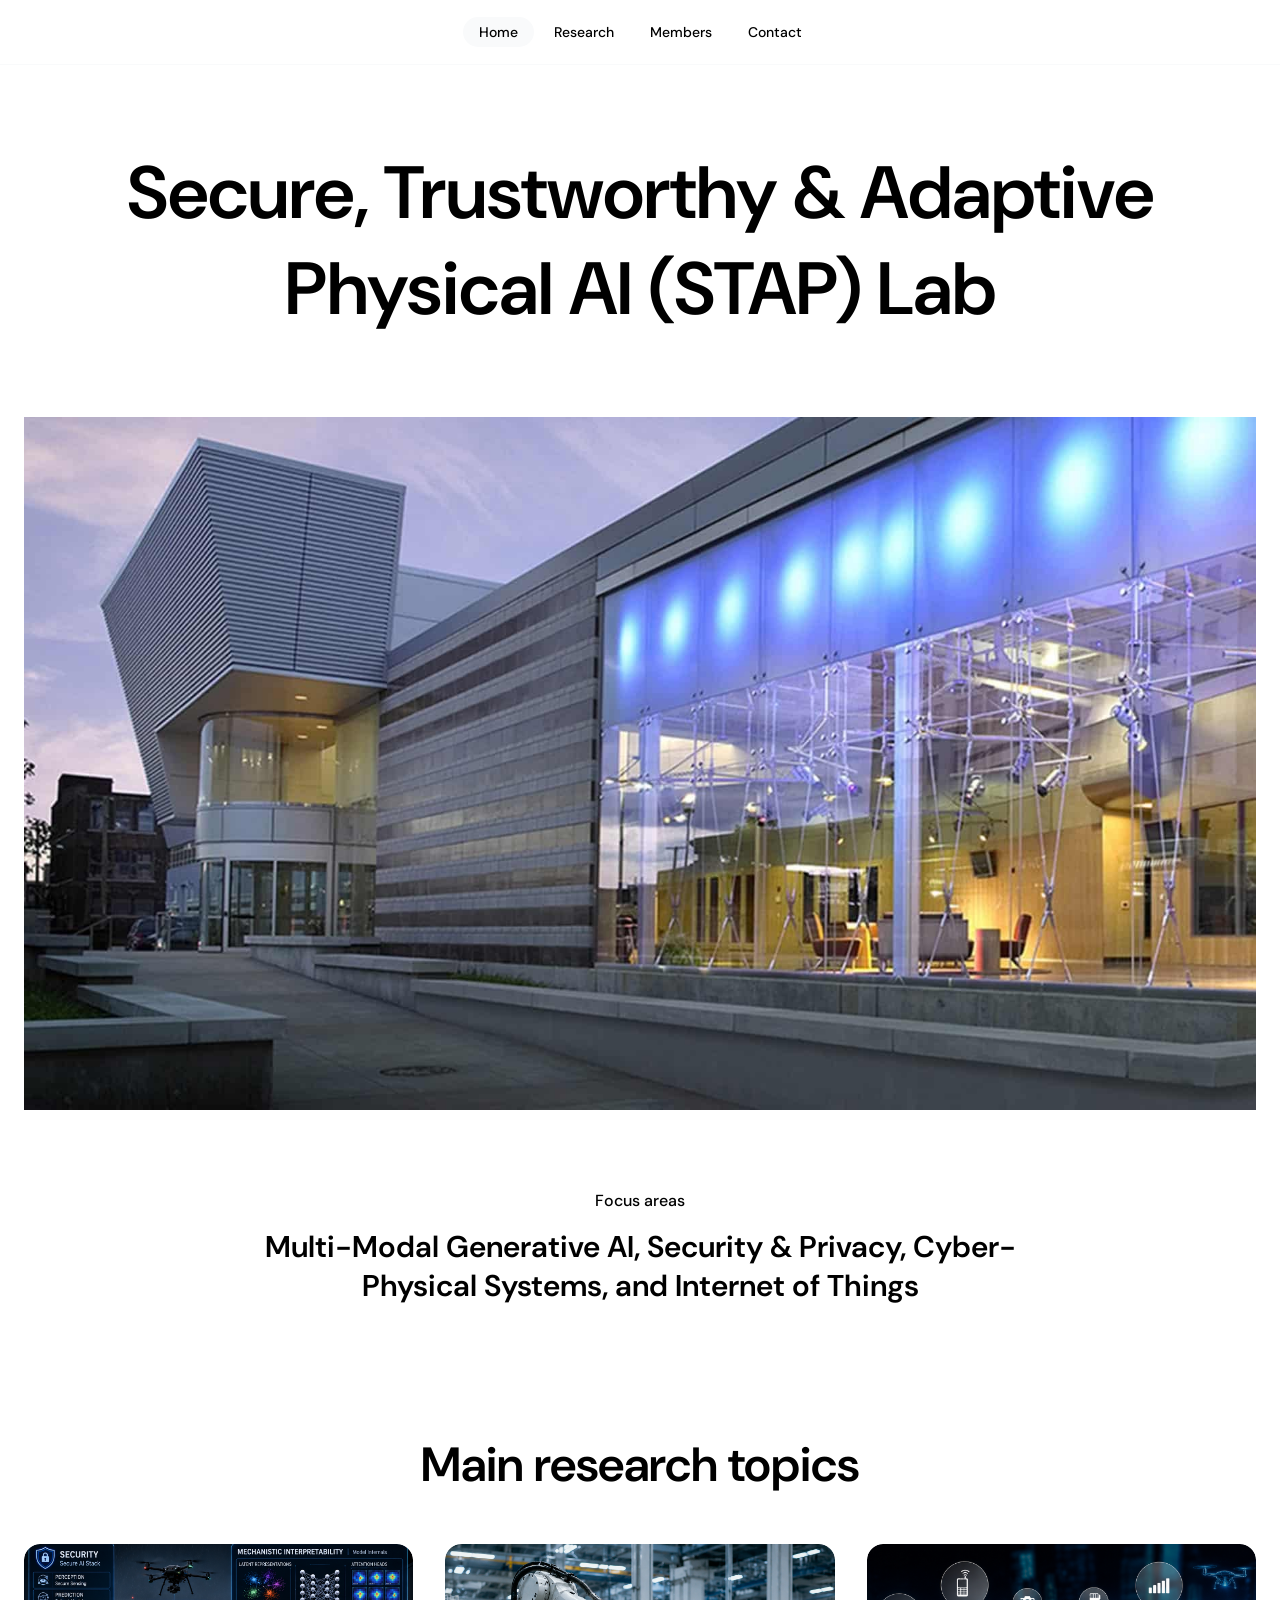
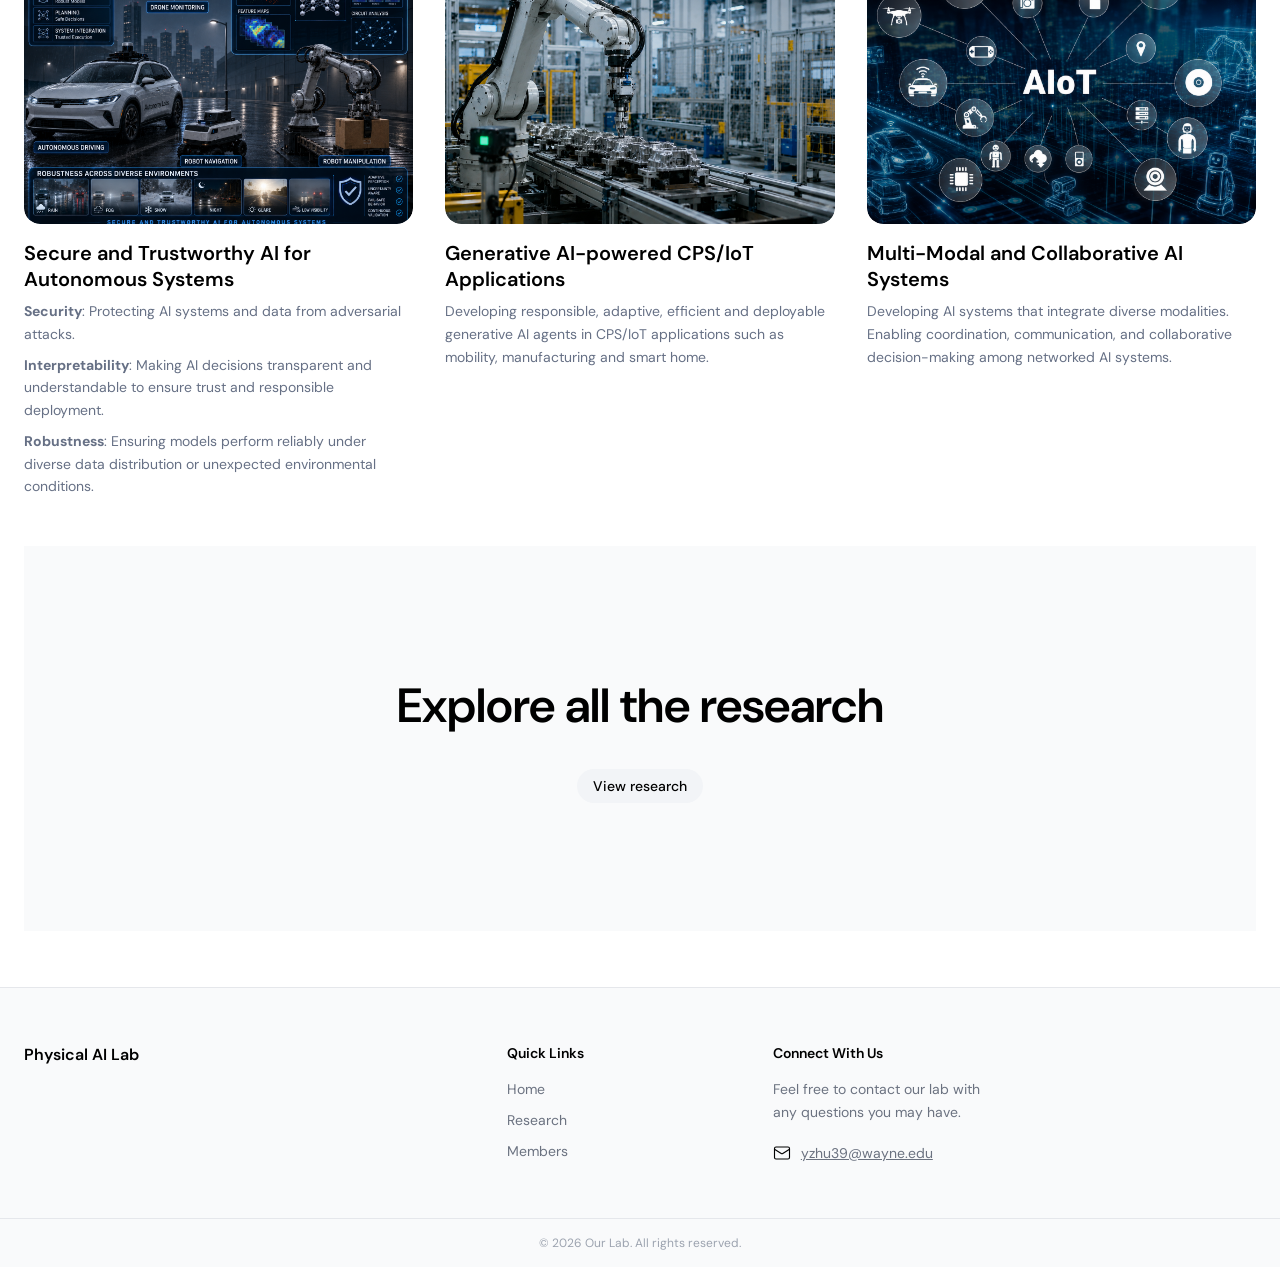
<file: index.html>
<!DOCTYPE html>
<html lang="en">
<head>
  <meta charset="UTF-8" />
  <meta name="viewport" content="width=device-width, initial-scale=1.0" />
  <title>Home | STAP Lab</title>
  <link rel="preconnect" href="https://fonts.googleapis.com" />
  <link rel="preconnect" href="https://fonts.gstatic.com" crossorigin />
  <link href="https://fonts.googleapis.com/css2?family=DM+Sans:ital,opsz,wght@0,9..40,300;0,9..40,400;0,9..40,500;0,9..40,600;0,9..40,700;1,9..40,400&display=swap" rel="stylesheet" />
  <link rel="stylesheet" href="css/styles.css" />
</head>
<body>

<!-- Loader -->
<div id="loader">
  <div class="loader-dots">
    <span class="loader-dot"></span>
    <span class="loader-dot"></span>
    <span class="loader-dot"></span>
  </div>
</div>

<!-- Header -->
<header>
  <div class="header-inner">
    <a href="index.html" class="header-logo"></a>
    <nav class="desktop-nav">
      <a href="index.html"   class="nav-link" data-page="index.html">Home</a>
      <!--<a href="about.html"   class="nav-link" data-page="about.html">About</a>-->
      <a href="research.html" class="nav-link" data-page="research.html">Research</a>
      <a href="members.html"  class="nav-link" data-page="members.html">Members</a>
      <button class="nav-link contact-link">Contact</button>

    </nav>
    <div></div>
    <button id="hamburger" class="hamburger" aria-label="Toggle menu" aria-expanded="false">
      <span class="hamburger-line"></span>
      <span class="hamburger-line"></span>
      <span class="hamburger-line"></span>
    </button>
  </div>
  <nav id="mobile-nav" class="mobile-nav">
    <a href="index.html"   class="mobile-nav-link" data-page="index.html">Home</a>
    <!--<a href="about.html"   class="mobile-nav-link" data-page="about.html">About</a>-->
    <a href="research.html" class="mobile-nav-link" data-page="research.html">Research</a>
    <a href="members.html"  class="mobile-nav-link" data-page="members.html">Members</a>
    <button class="mobile-nav-link contact-link">Contact</button>
    
  </nav>
</header>

<!-- Main -->
<main>
  <div class="container">

    <!-- Banner -->
    <div class="page-banner" style="margin-bottom:0;">
      <h1 class="page-banner-title">Secure, Trustworthy & Adaptive Physical AI (STAP) Lab</h1>
      <!--<p class="page-banner-subtitle">
        the intersection of <strong>Physical AI</strong>, 
        <strong>Generative AI Agents</strong>, <strong>Security</strong>, 
        <strong>Cyber-Physical Systems (CPS)</strong>, and the 
        <strong>Internet of Things (IoT)</strong>-->
      </p>
      <img src="assets/images/techtown.jpg" alt="Home banner" class="page-banner-img" />
    </div>

    <!-- Focus areas -->
    <div class="focus-areas">
      <p class="focus-areas-label">Focus areas</p>
      <h2 class="focus-areas-heading">
        Multi-Modal Generative AI, Security & Privacy, 
        Cyber-Physical Systems, and 
        Internet of Things
      </h2>
    </div>

    <!-- AI/ML Research Focus -->
    <div class="research-grid-section">
      <div class="research-grid-header">
        <h2 class="research-grid-title">Main research topics</h2>
        <!-- <p class="research-grid-desc">
          Key research domains explored in our lab
        </p>-->
      </div>
      <div class="research-grid-cards">
        <div class="grid-card">
          <div class="grid-card-img-wrap">
            <img src="assets/images/trustworthy-ai.png" alt="Secure AI" class="grid-card-img" />
          </div>
          <div class="grid-card-content">
            <h3 class="grid-card-title">Secure and Trustworthy AI for Autonomous Systems</h3>
            <p class="grid-card-desc"><strong>Security</strong>: Protecting AI systems and data from adversarial attacks.</p> 
            <p class="grid-card-desc"><strong>Interpretability</strong>: Making AI decisions transparent and understandable to ensure trust and responsible deployment.</p>
            <p class="grid-card-desc"><strong>Robustness</strong>: Ensuring models perform reliably under diverse data distribution or unexpected environmental conditions.</p>
          </div>
        </div>
        <div class="grid-card">
          <div class="grid-card-img-wrap">
            <img src="assets/images/application.png" alt="Applications" class="grid-card-img" />
          </div>
          <div class="grid-card-content">
            <h3 class="grid-card-title">Generative AI-powered CPS/IoT Applications</h3>
            <p class="grid-card-desc">Developing responsible, adaptive, efficient and deployable generative AI agents in CPS/IoT applications such as mobility, manufacturing and smart home.</p>
          </div>
        </div>
        <div class="grid-card">
          <div class="grid-card-img-wrap">
            <img src="assets/images/connected-ai.png" alt="Multi-modal" class="grid-card-img" />
          </div>
          <div class="grid-card-content">
            <h3 class="grid-card-title">Multi-Modal and Collaborative AI Systems</h3>
            <p class="grid-card-desc">Developing AI systems that integrate diverse modalities. Enabling coordination, communication, and collaborative decision-making among networked AI systems.</p>
          </div>
        </div>
        <!-- <div class="grid-card">
          <div class="grid-card-img-wrap">
            <img src="assets/images/aiml-4.png" alt="Domain Generalization" class="grid-card-img" />
          </div>
          <div class="grid-card-content">
            <h3 class="grid-card-title">Multi-Modal Perception</h3>
            <p class="grid-card-desc">Enabling models to generalize effectively across unseen environments and diverse data distributions.</p>
          </div>
        </div>
        <div class="grid-card">
          <div class="grid-card-img-wrap">
            <img src="assets/images/aiml-5.png" alt="Domain Adaptation" class="grid-card-img" />
          </div>
          <div class="grid-card-content">
            <h3 class="grid-card-title">Connected and distributed intelligence</h3>
            <p class="grid-card-desc">Adapting models from one domain to another to improve performance in changing conditions.</p>
          </div>
        </div>
        <div class="grid-card">
          <div class="grid-card-img-wrap">
            <img src="assets/images/aiml-6.png" alt="Reinforcement Learning" class="grid-card-img" />
          </div>
          <div class="grid-card-content">
            <h3 class="grid-card-title">Reinforcement Learning</h3>
            <p class="grid-card-desc">Training agents through reward-based mechanisms to make optimal sequential decisions.</p>
          </div>
        </div>-->
      </div>
    </div>

    <!-- Applications -->
    <!-- <div class="research-grid-section">
      <div class="research-grid-header">
        <h2 class="research-grid-title">Applications</h2>
        <p class="research-grid-desc">
          Below are some of the different domains or applications in which we work on and apply our efforts to.
        </p>
      </div>
      <div class="research-grid-cards">
        <div class="grid-card">
          <div class="grid-card-img-wrap">
            <img src="assets/images/application-1.png" alt="Autonomous Driving" class="grid-card-img" />
          </div>
          <div class="grid-card-content">
            <h3 class="grid-card-title">Autonomous Driving</h3>
            <p class="grid-card-desc">Autonomous driving uses AI, sensors, and data processing to enable safe self-driving vehicles.</p>
          </div>
        </div>
        <div class="grid-card">
          <div class="grid-card-img-wrap">
            <img src="assets/images/application-3.png" alt="Intelligent Manufacturing" class="grid-card-img" />
          </div>
          <div class="grid-card-content">
            <h3 class="grid-card-title">Intelligent Manufacturing</h3>
            <p class="grid-card-desc">Intelligent manufacturing uses AI, automation, and data analytics to optimize processes, productivity, and innovation.</p>
          </div>
        </div>
        <div class="grid-card">
          <div class="grid-card-img-wrap">
            <img src="assets/images/application-2.png" alt="Smart Cities" class="grid-card-img" />
          </div>
          <div class="grid-card-content">
            <h3 class="grid-card-title">Robotics</h3>
            <p class="grid-card-desc">Smart cities integrate technology, data, and infrastructure to improve efficiency, sustainability, and residents' lives.</p>
          </div>
        </div>
      </div>
    </div>-->

    <!-- Courses Taught -->
    <!--<div class="research-grid-section">
      <div class="research-grid-header">
        <h2 class="research-grid-title">Courses Taught</h2>
        <p class="research-grid-desc">
          Take a class or course with me, below are some of the courses I teach in the fall and winter.
        </p>
      </div>
      <div class="research-grid-cards">
        <div class="grid-card">
          <div class="grid-card-img-wrap">
            <img src="assets/images/course-1.png" alt="Computer Systems Security" class="grid-card-img" />
          </div>
          <div class="grid-card-content">
            <h3 class="grid-card-title">Computer Systems Security</h3>
            <p class="grid-card-desc">Computer systems security protects networks, hardware, and software from cyberattacks, threats, and unauthorized access.</p>
          </div>
        </div>
        <div class="grid-card">
          <div class="grid-card-img-wrap">
            <img src="assets/images/course-2.png" alt="Secure Machine Learning" class="grid-card-img" />
          </div>
          <div class="grid-card-content">
            <h3 class="grid-card-title">Secure Machine Learning</h3>
            <p class="grid-card-desc">Secure machine learning defends algorithms and data against adversarial attacks, ensuring trustworthy systems.</p>
          </div>
        </div>
        <div class="grid-card">
          <div class="grid-card-img-wrap">
            <img src="assets/images/course-3.png" alt="Introduction to ML" class="grid-card-img" />
          </div>
          <div class="grid-card-content">
            <h3 class="grid-card-title">Introduction To Machine Learning &amp; Applications</h3>
            <p class="grid-card-desc">Machine learning enables data-driven systems to learn patterns, powering healthcare, finance, and automation.</p>
          </div>
        </div>
      </div>
    </div>-->

    <!-- Explore CTA -->
    <div style="margin: 3rem 0;">
      <div class="explore-section">
        <h2 class="explore-title">Explore all the research</h2>
        <a href="research.html" class="explore-btn">View research</a>
      </div>
    </div>

  </div>
</main>

<!-- Footer -->
<footer id="contact">
  <div class="footer-inner">
    <div class="footer-grid">
      <div>
        <p class="footer-brand-name">Physical AI Lab</p>
        <!--<p class="footer-brand-desc">Our lab is dedicated to advancing global research, driving meaningful breakthroughs across diverse fields of innovation.</p>-->
      </div>
      <div>
        <p class="footer-col-title">Quick Links</p>
        <ul class="footer-links">
          <li><a href="index.html">Home</a></li>
          <!--<li><a href="about.html">About</a></li>-->
          <li><a href="research.html">Research</a></li>
          <li><a href="members.html">Members</a></li>
        </ul>
      </div>
      <!--<div>
        <p class="footer-col-title">Collaboration Requests</p>
        <div class="footer-mail-row">
          <svg width="18" height="18" viewBox="0 0 24 24" fill="none" stroke="currentColor" stroke-width="1.5" stroke-linecap="round" stroke-linejoin="round"><rect width="20" height="16" x="2" y="4" rx="2"/><path d="m22 7-8.97 5.7a1.94 1.94 0 0 1-2.06 0L2 7"/></svg>
          <a href="mailto:yzhu39@wayne.edu">yzhu39@wayne.edu</a>
        </div>
      </div>-->
      <div>
        <p class="footer-col-title">Connect With Us</p>
        <p class="footer-connect-desc">Feel free to contact our lab with any questions you may have.</p>
        <div class="footer-mail-row">
          <svg width="18" height="18" viewBox="0 0 24 24" fill="none" stroke="currentColor" stroke-width="1.5" stroke-linecap="round" stroke-linejoin="round"><rect width="20" height="16" x="2" y="4" rx="2"/><path d="m22 7-8.97 5.7a1.94 1.94 0 0 1-2.06 0L2 7"/></svg>
          <a href="mailto:yzhu39@wayne.edu">yzhu39@wayne.edu</a>
        </div>
      </div>
    </div>
  </div>
  <div class="footer-bottom">
    <div class="footer-bottom-inner">
      <p class="footer-copyright">&copy; <span id="footer-year"></span> Our Lab. All rights reserved.</p>
    </div>
  </div>
</footer>

<script src="js/main.js"></script>
</body>
</html>
</file>
<file: css/styles.css>
/* Design tokens */
:root {
  --color-primary: #000000;
  --color-secondary: #F9FAFB;
  --color-gray50: #667085;
  --color-gray100: #F2F4F7;
  --color-gray300: #D0D5DD;
  --font-sans: 'DM Sans', sans-serif;
}

/* Reset */
*, *::before, *::after { box-sizing: border-box; margin: 0; padding: 0; }
body {
  font-family: var(--font-sans);
  -webkit-font-smoothing: antialiased;
  -moz-osx-font-smoothing: grayscale;
  color: var(--color-primary);
  background: #fff;
}
img { max-width: 100%; display: block; }
a { color: inherit; }
button { font-family: var(--font-sans); }

/* Loader */
#loader {
  position: fixed;
  inset: 0;
  z-index: 100;
  display: flex;
  align-items: center;
  justify-content: center;
  background: #fff;
}
.loader-dots { display: flex; gap: 0.5rem; }
.loader-dot {
  width: 12px;
  height: 12px;
  border-radius: 50%;
  background: #000;
  animation: dot-bounce 0.6s infinite alternate ease-in-out;
}
.loader-dot:nth-child(2) { animation-delay: 0.15s; }
.loader-dot:nth-child(3) { animation-delay: 0.3s; }
@keyframes dot-bounce {
  from { transform: translateY(0); }
  to   { transform: translateY(-10px); }
}

/* Layout container */
.container {
  width: 100%;
  max-width: 1280px;
  margin: 0 auto;
  padding: 0 1rem;
}
@media (min-width: 640px) { .container { padding: 0 1.5rem; } }

/* ─── Header ─── */
header {
  background: #fff;
  position: sticky;
  top: 0;
  z-index: 40;
  border-bottom: 1px solid #f9fafb;
}
.header-inner {
  max-width: 80rem;
  margin: 0 auto;
  height: 4rem;
  display: flex;
  align-items: center;
  justify-content: space-between;
  padding: 0 1.5rem;
}
.header-logo {
  font-size: 1rem;
  font-weight: 600;
  color: #111827;
  text-decoration: none;
}

/* Desktop nav */
.desktop-nav {
  display: none;
  align-items: center;
  gap: 0.25rem;
}
@media (min-width: 768px) { .desktop-nav { display: flex; } }

.nav-link {
  border-radius: 9999px;
  padding: 0.375rem 1rem;
  font-size: 0.875rem;
  font-weight: 500;
  color: #000;
  text-decoration: none;
  transition: background-color 0.2s;
  background: none;
  border: none;
  cursor: pointer;
}
.nav-link:hover { background-color: var(--color-secondary); }
.nav-link.active { background-color: var(--color-secondary); }

/* Hamburger */
.hamburger {
  display: flex;
  flex-direction: column;
  gap: 6px;
  padding: 0.5rem;
  background: none;
  border: none;
  cursor: pointer;
}
@media (min-width: 768px) { .hamburger { display: none; } }
.hamburger-line {
  display: block;
  width: 24px;
  height: 2px;
  background: #374151;
  transition: transform 0.3s, opacity 0.3s;
}
.hamburger.open .hamburger-line:nth-child(1) { transform: translateY(8px) rotate(45deg); }
.hamburger.open .hamburger-line:nth-child(2) { opacity: 0; }
.hamburger.open .hamburger-line:nth-child(3) { transform: translateY(-8px) rotate(-45deg); }

/* Mobile menu */
.mobile-nav {
  display: none;
  border-top: 1px solid #f3f4f6;
  background: #fff;
  padding: 0.75rem 1.5rem;
}
.mobile-nav.open { display: block; }
@media (min-width: 768px) { .mobile-nav { display: none !important; } }
.mobile-nav-link {
  display: block;
  width: 100%;
  border-radius: 0.5rem;
  padding: 0.625rem 1rem;
  text-align: left;
  font-size: 0.875rem;
  font-weight: 500;
  color: #000;
  text-decoration: none;
  transition: background-color 0.2s;
  background: none;
  border: none;
  cursor: pointer;
}
.mobile-nav-link:hover { background-color: var(--color-secondary); }
.mobile-nav-link.active { background-color: var(--color-secondary); }

/* ─── Footer ─── */
footer {
  background-color: var(--color-secondary);
  border-top: 1px solid #e5e7eb;
}
.footer-inner {
  max-width: 80rem;
  margin: 0 auto;
  padding: 3.5rem 1.5rem;
}
.footer-grid {
  display: grid;
  grid-template-columns: 1fr;
  gap: 3rem;
}
@media (min-width: 640px) { .footer-grid { grid-template-columns: 1fr 1fr; } }
@media (min-width: 1024px) { .footer-grid { grid-template-columns: 2fr 1fr 1fr 1fr; } }
.footer-brand-name { font-weight: 600; font-size: 1rem; color: #000; margin-bottom: 0.75rem; }
.footer-brand-desc { font-size: 0.875rem; color: #6b7280; line-height: 1.625; max-width: 20rem; }
.footer-col-title { font-weight: 600; font-size: 0.875rem; color: #000; margin-bottom: 1rem; }
.footer-links { list-style: none; }
.footer-links li + li { margin-top: 0.625rem; }
.footer-links a { font-size: 0.875rem; color: #6b7280; text-decoration: none; transition: color 0.2s; }
.footer-links a:hover { color: #000; }
.footer-mail-row { display: flex; align-items: center; gap: 0.625rem; }
.footer-mail-row a { font-size: 0.875rem; color: #6b7280; text-decoration: underline; transition: color 0.2s; }
.footer-mail-row a:hover { color: #000; }
.footer-connect-desc { font-size: 0.875rem; color: #6b7280; line-height: 1.625; margin-bottom: 1.25rem; }
.footer-bottom { border-top: 1px solid #e5e7eb; }
.footer-bottom-inner { max-width: 80rem; margin: 0 auto; padding: 1rem 1.5rem; }
.footer-copyright { font-size: 0.75rem; color: #9ca3af; text-align: center; }

/* ─── Page banner ─── */
.page-banner { margin-top: 3rem; }
@media (min-width: 640px) { .page-banner { margin-top: 5rem; } }
.page-banner-title {
  font-size: 2.25rem;
  font-weight: 600;
  color: #000;
  text-align: center;
}
@media (min-width: 640px) { .page-banner-title { font-size: 3rem; } }
@media (min-width: 768px) { .page-banner-title { font-size: 3.75rem; } }
@media (min-width: 1024px) { .page-banner-title { font-size: 4.625rem; } }
.page-banner-subtitle {
  font-size: 1rem;
  font-weight: 500;
  color: var(--color-gray50);
  text-align: center;
  margin-top: 1rem;
  max-width: 42rem;
  margin-left: auto;
  margin-right: auto;
}
.page-banner-img {
  width: 100%;
  height: auto;
  margin-top: 2.5rem;
}
@media (min-width: 640px) { .page-banner-img { margin-top: 5rem; } }

/* ─── Home: Focus areas ─── */
.focus-areas { margin: 3rem 0; text-align: center; }
@media (min-width: 640px) { .focus-areas { margin: 5rem 0; } }
.focus-areas-label { font-size: 1rem; font-weight: 500; color: #000; }
.focus-areas-heading {
  font-size: 1.25rem;
  font-weight: 600;
  color: #000;
  margin-top: 1rem;
  max-width: 48rem;
  margin-left: auto;
  margin-right: auto;
}
@media (min-width: 640px) { .focus-areas-heading { font-size: 1.5rem; } }
@media (min-width: 768px) { .focus-areas-heading { font-size: 1.875rem; } }

/* ─── Research grid (Home) ─── */
.research-grid-section { margin-top: 4rem; }
@media (min-width: 640px) { .research-grid-section { margin-top: 6rem; } }
@media (min-width: 1024px) { .research-grid-section { margin-top: 8rem; } }
.research-grid-header { text-align: center; max-width: 48rem; margin: 0 auto; }
.research-grid-title { font-size: 1.875rem; font-weight: 600; color: #000; }
@media (min-width: 640px) { .research-grid-title { font-size: 2.25rem; } }
@media (min-width: 768px) { .research-grid-title { font-size: 3rem; } }
.research-grid-desc { margin-top: 1rem; color: var(--color-gray50); font-size: 1rem; }
@media (min-width: 640px) { .research-grid-desc { font-size: 1.125rem; } }
.research-grid-cards {
  margin-top: 3rem;
  display: grid;
  grid-template-columns: 1fr;
  gap: 1.5rem;
}
@media (min-width: 640px) { .research-grid-cards { grid-template-columns: repeat(2, 1fr); gap: 2rem; } }
@media (min-width: 1024px) { .research-grid-cards { grid-template-columns: repeat(3, 1fr); } }
.grid-card-img-wrap { overflow: hidden; border-radius: 1rem; }
.grid-card-img {
  width: 100%;
  height: 220px;
  object-fit: cover;
  border-radius: 1rem;
  transition: transform 0.3s;
}
@media (min-width: 640px) { .grid-card-img { height: 260px; } }
@media (min-width: 1024px) { .grid-card-img { height: 280px; } }
.grid-card-img-wrap:hover .grid-card-img { transform: scale(1.05); }
.grid-card-content { margin-top: 1rem; }
.grid-card-title { font-size: 1.125rem; font-weight: 600; color: #000; }
@media (min-width: 640px) { .grid-card-title { font-size: 1.25rem; } }
.grid-card-desc { margin-top: 0.5rem; color: var(--color-gray50); font-size: 0.875rem; line-height: 1.625; }

/* ─── Explore Research CTA ─── */
.explore-section {
  padding: 4rem 1rem;
  background-color: var(--color-secondary);
  margin-bottom: 2.5rem;
  text-align: center;
}
@media (min-width: 640px) { .explore-section { padding: 6rem 1rem; margin-bottom: 3.5rem; } }
@media (min-width: 1024px) { .explore-section { padding: 8rem 1rem; } }
.explore-title { font-size: 1.5rem; font-weight: 600; color: #000; }
@media (min-width: 640px) { .explore-title { font-size: 1.875rem; } }
@media (min-width: 768px) { .explore-title { font-size: 2.25rem; } }
@media (min-width: 1024px) { .explore-title { font-size: 3rem; } }
.explore-btn {
  display: inline-block;
  margin-top: 2rem;
  background-color: var(--color-gray100);
  color: #000;
  font-size: 0.875rem;
  font-weight: 500;
  padding: 0.5rem 1rem;
  border-radius: 9999px;
  border: none;
  cursor: pointer;
  text-decoration: none;
  transition: background-color 0.2s;
}
.explore-btn:hover { background-color: #e5e7eb; }

/* ─── Our Vision (About) ─── */
.our-vision-section { margin-top: 5rem; }
@media (min-width: 640px) { .our-vision-section { margin-top: 8rem; } }
.our-vision-item {
  display: grid;
  grid-template-columns: 1fr;
  gap: 2.5rem;
  align-items: center;
  margin-bottom: 6rem;
}
@media (min-width: 768px) { .our-vision-item { grid-template-columns: 1fr 1fr; } }
/* Reverse layout for odd items */
@media (min-width: 768px) {
  .our-vision-item.reverse .our-vision-img-col { order: 2; }
  .our-vision-item.reverse .our-vision-content-col { order: 1; }
}
.our-vision-img { width: 100%; height: auto; border-radius: 1rem; }
.our-vision-title { font-size: 1.5rem; font-weight: 600; color: #000; }
@media (min-width: 640px) { .our-vision-title { font-size: 1.875rem; } }
.our-vision-subtitle { margin-top: 1rem; color: var(--color-gray50); font-size: 1rem; line-height: 1.625; }

/* ─── Research publication cards ─── */
.research-pub-list { margin-top: 2rem; display: flex; flex-direction: column; gap: 1rem; margin-bottom: 4rem; }
@media (min-width: 640px) { .research-pub-list { margin-top: 2.5rem; margin-bottom: 5rem; } }
.research-pub-card { border: 1px solid var(--color-gray100); border-radius: 1rem; padding: 1rem; }
@media (min-width: 640px) { .research-pub-card { padding: 1.5rem; } }
.research-pub-inner { display: flex; flex-direction: column; gap: 1rem; }
@media (min-width: 640px) { .research-pub-inner { flex-direction: row; } }
.research-pub-img { width: 100%; height: 12rem; object-fit: cover; border-radius: 0.75rem; flex-shrink: 0; }
@media (min-width: 640px) { .research-pub-img { width: 25%; height: auto; } }
.research-pub-body { width: 100%; }
.research-pub-title { font-size: 1rem; font-weight: 600; color: #000; text-align: left; line-height: 1.375; }
@media (min-width: 640px) { .research-pub-title { font-size: 1.125rem; } }
.research-pub-desc { color: var(--color-gray50); font-size: 0.875rem; line-height: 1.625; text-align: left; margin-top: 0.375rem; }
.research-pub-actions { display: flex; flex-wrap: wrap; align-items: center; gap: 0.5rem; margin-top: 1rem; }
.pub-btn {
  font-size: 0.875rem;
  font-weight: 500;
  background-color: var(--color-gray100);
  color: #000;
  padding: 0.375rem 1rem;
  border-radius: 9999px;
  border: none;
  cursor: pointer;
  display: inline-flex;
  align-items: center;
  gap: 0.375rem;
  transition: background-color 0.2s;
  text-decoration: none;
}
.pub-btn:hover { background-color: #e5e7eb; }
.research-pub-abstract {
  display: none;
  margin-top: 1rem;
  font-size: 0.875rem;
  color: #4b5563;
  line-height: 1.625;
  border-top: 1px solid var(--color-gray100);
  padding-top: 1rem;
}
.research-pub-abstract.open { display: block; }
.chevron-icon { transition: transform 0.2s; display: inline-flex; vertical-align: middle; }
.chevron-icon.open { transform: rotate(180deg); }

/* ─── Team Section ─── */
.team-section { width: 100%; background: #fff; padding: 3rem 1rem; }
@media (min-width: 640px) { .team-section { padding: 5rem 1.5rem; } }
.team-section-inner { max-width: 56rem; margin: 0 auto; }
.team-section-header { text-align: center; margin-bottom: 2.5rem; }
@media (min-width: 640px) { .team-section-header { margin-bottom: 3.5rem; } }
.team-section-title { font-weight: 700; color: #000; font-size: 1.875rem; letter-spacing: -0.025em; margin-bottom: 1rem; }
@media (min-width: 640px) { .team-section-title { font-size: 2.25rem; } }
.team-section-desc { color: #6b7280; font-size: 1rem; max-width: 28rem; margin: 0 auto; line-height: 1.625; }

.team-grid { display: grid; gap: 1.5rem; margin: 0 auto; }
@media (min-width: 640px) { .team-grid { gap: 2rem; } }
.team-grid-1 { grid-template-columns: 1fr; max-width: 20rem; }
.team-grid-2 { grid-template-columns: 1fr; max-width: 56rem; }
@media (min-width: 640px) { .team-grid-2 { grid-template-columns: repeat(2, 1fr); } }
.team-grid-3plus { grid-template-columns: 1fr; max-width: 56rem; }
@media (min-width: 640px) { .team-grid-3plus { grid-template-columns: repeat(2, 1fr); } }
@media (min-width: 1024px) { .team-grid-3plus { grid-template-columns: repeat(3, 1fr); } }

/* Member card */
.member-card { cursor: pointer; }
.member-card-img-wrap {
  position: relative;
  overflow: hidden;
  border-radius: 1rem;
  margin-bottom: 1rem;
  background: #f3f4f6;
  aspect-ratio: 4/5;
}
.member-card-img {
  width: 100%;
  height: 100%;
  object-fit: cover;
  object-position: top;
  transition: transform 0.5s;
}
.member-card:hover .member-card-img { transform: scale(1.05); }
.member-card-overlay {
  position: absolute;
  inset: 0;
  background: linear-gradient(to top, rgba(0,0,0,0.2), transparent);
  opacity: 0;
  transition: opacity 0.3s;
}
.member-card:hover .member-card-overlay { opacity: 1; }
.member-card-content { padding: 0 0.25rem; }
.member-card-name { font-weight: 700; color: #000; font-size: 1rem; line-height: 1.375; margin-bottom: 0.125rem; }
.member-card-title-text { font-size: 0.875rem; color: #6b7280; margin-bottom: 0.75rem; }
.member-social-links { display: flex; align-items: center; gap: 0.25rem; flex-wrap: wrap; margin-left: -0.25rem; }
.social-link {
  width: 2rem;
  height: 2rem;
  display: flex;
  align-items: center;
  justify-content: center;
  border-radius: 50%;
  color: #9ca3af;
  transition: color 0.2s, background-color 0.2s;
  text-decoration: none;
}
.social-link:hover { color: #000; background-color: #f3f4f6; }

/* ─── Openings ─── */
.openings-section { text-align: center; margin-bottom: 2.5rem; }
@media (min-width: 640px) { .openings-section { margin-bottom: 3.5rem; } }
.openings-title { font-weight: 700; color: #000; font-size: 1.875rem; letter-spacing: -0.025em; margin-bottom: 1rem; }
@media (min-width: 640px) { .openings-title { font-size: 2.25rem; } }
.openings-sub { color: #6b7280; font-size: 1rem; max-width: 28rem; margin: 0 auto; line-height: 1.625; }
.openings-list { margin-top: 2rem; display: flex; flex-direction: column; gap: 1rem; text-align: left; }
@media (min-width: 640px) { .openings-list { margin-top: 2.5rem; } }
.opening-item { display: flex; flex-direction: column; gap: 1rem; padding: 1rem; justify-content: center; }
@media (min-width: 640px) { .opening-item { flex-direction: row; } }
.opening-content { width: 100%; border-bottom: 1px solid var(--color-gray300); padding-bottom: 1rem; }
@media (min-width: 640px) { .opening-content { width: 75%; } }
.opening-title { font-size: 1.25rem; font-weight: 600; color: #000; }
@media (min-width: 640px) { .opening-title { font-size: 1.125rem; } }
.opening-desc { color: var(--color-gray50); font-size: 0.875rem; line-height: 1.625; margin-top: 0.5rem; }
.opening-desc a { color: #3b82f6; }
.opening-desc a:hover { text-decoration: underline; }
</file>
